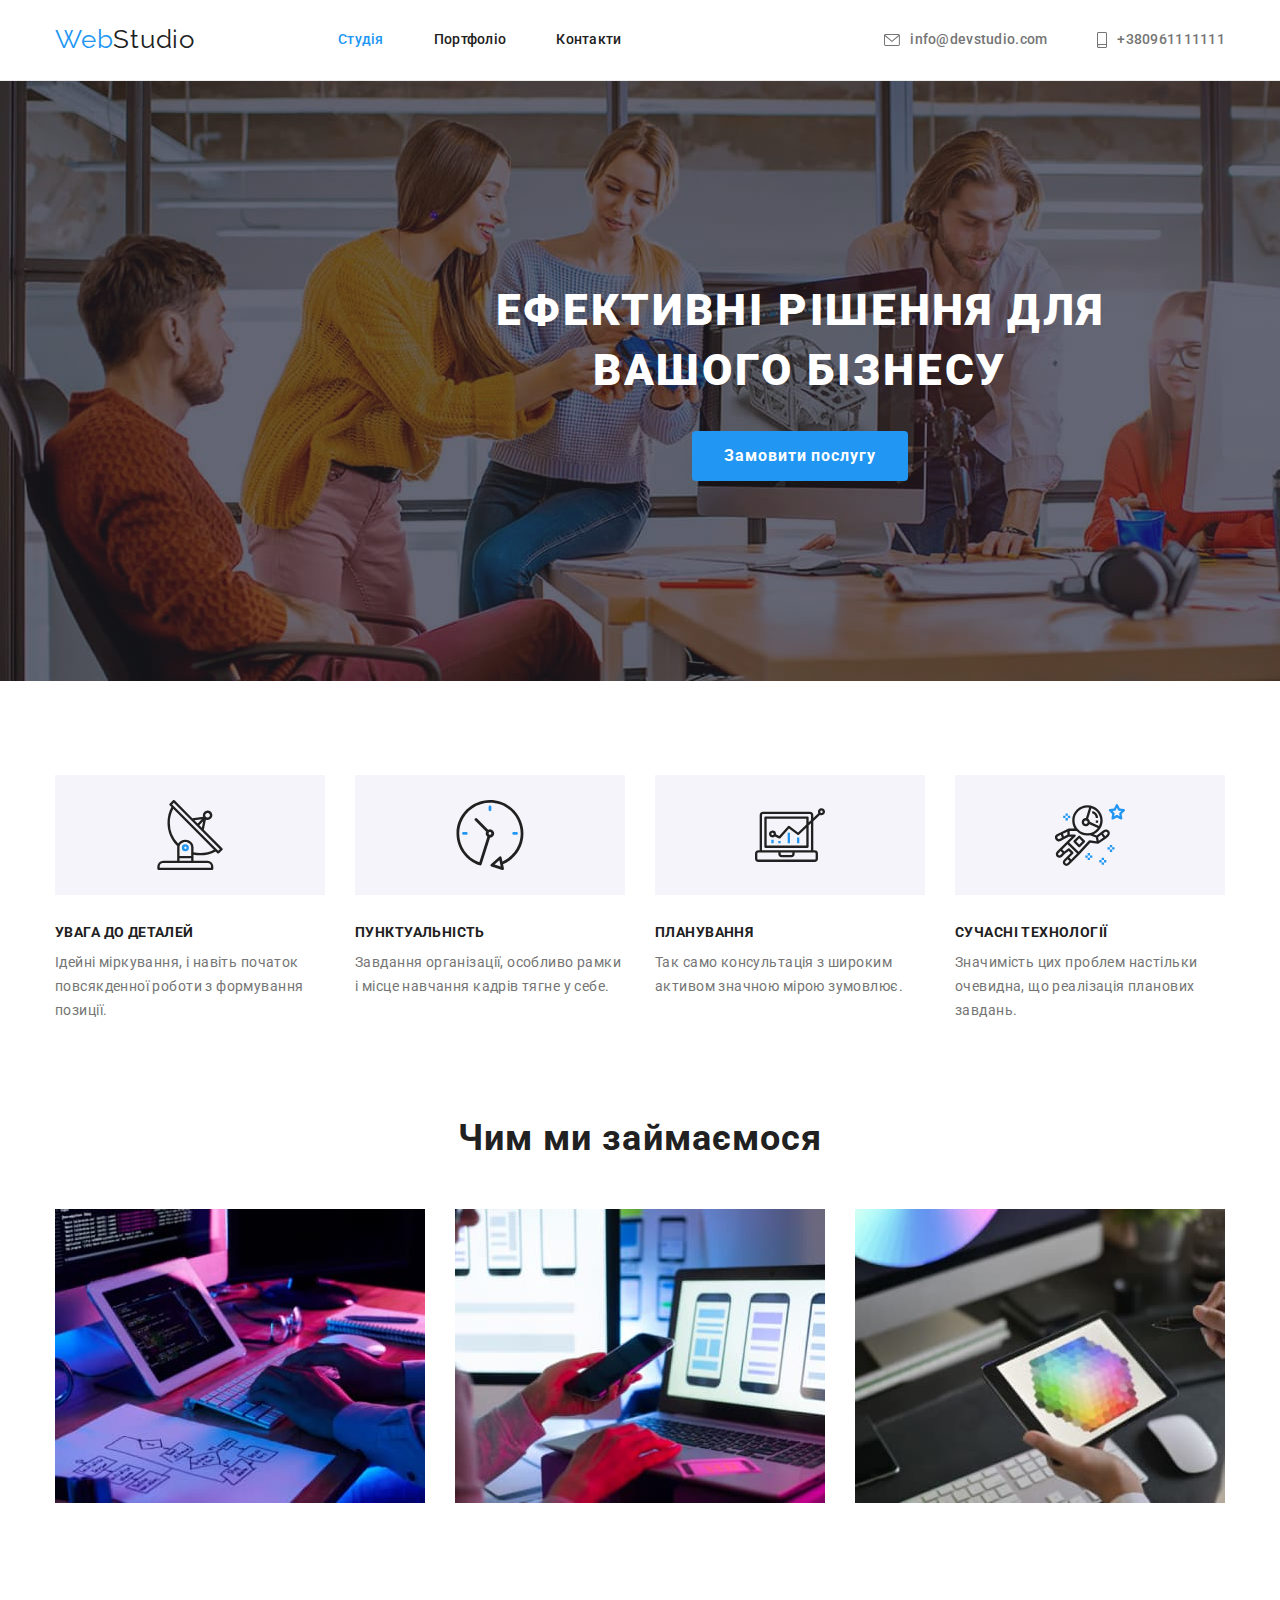
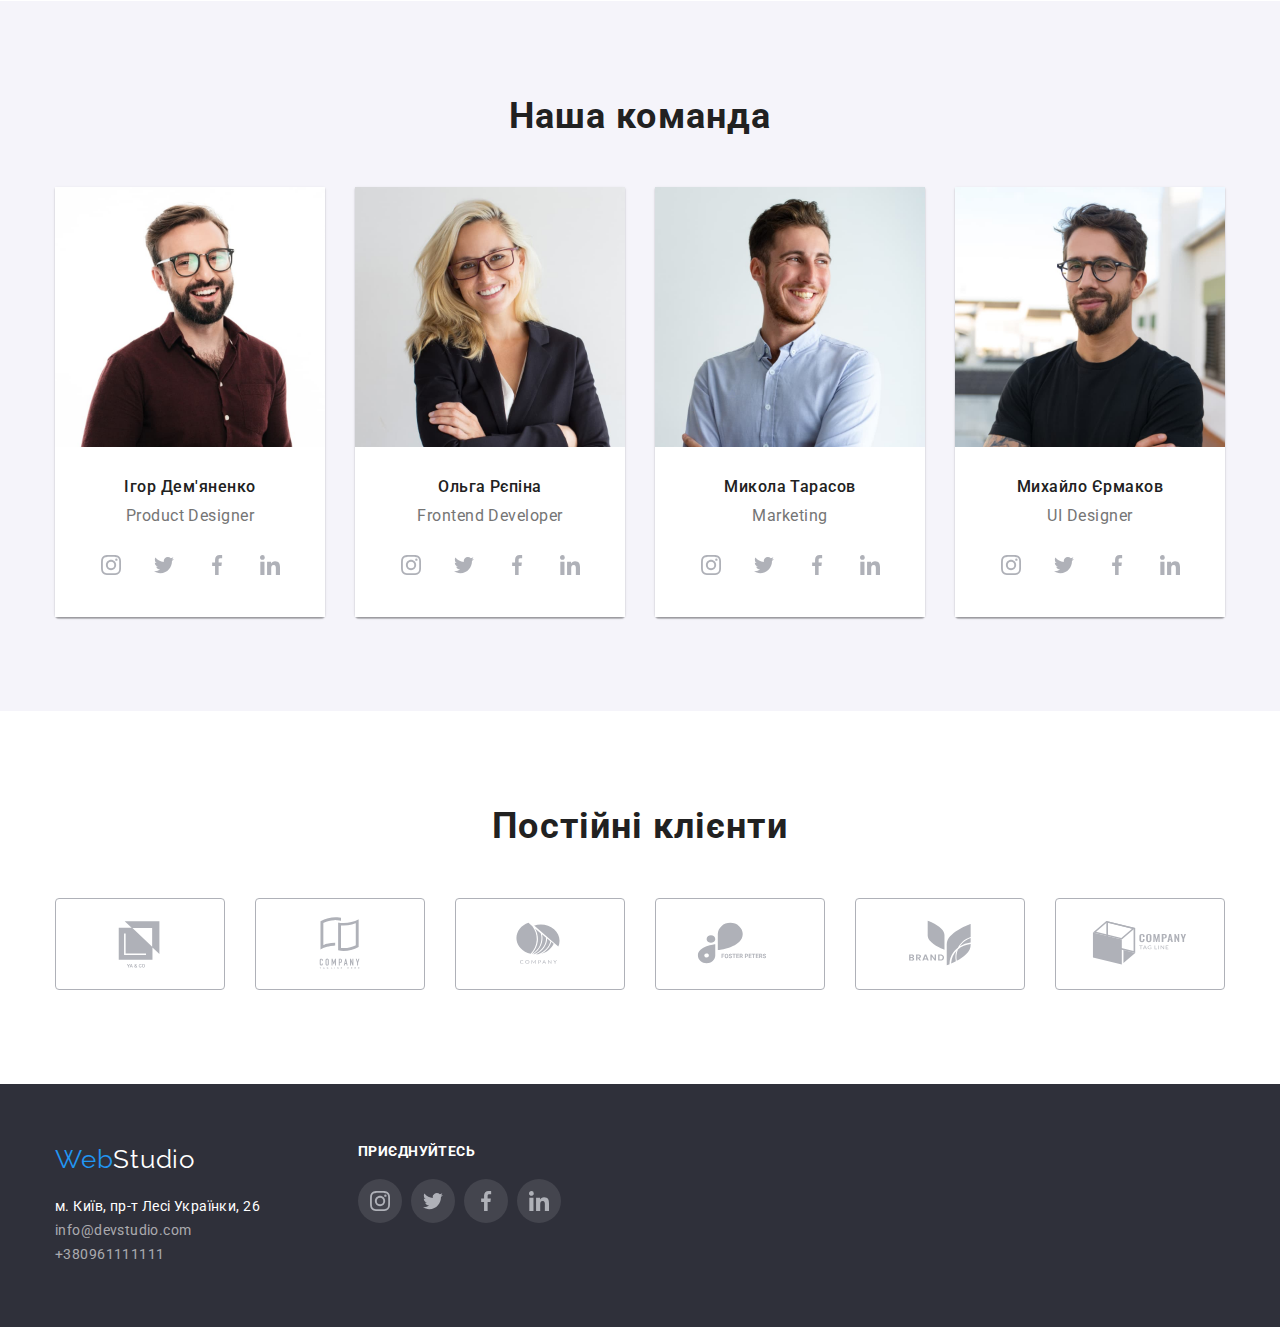
<file: index.html>
<!DOCTYPE html>
<html lang="uk">
<head>
    <meta charset="UTF-8">
    <meta http-equiv="X-UA-Compatible" content="IE=edge">
    <meta name="viewport" content="width=, initial-scale=1.0">
    <title>Студія</title>
    
    <link rel="preconnect" href="https://fonts.googleapis.com">
    <link rel="preconnect" href="https://fonts.gstatic.com" crossorigin>
    <link href="https://fonts.googleapis.com/css2?family=Raleway:wght@700&family=Roboto:wght@400;500;700;900&display=swap"
        rel="stylesheet">

    <link rel="stylesheet" href="https://cdnjs.cloudflare.com/ajax/libs/modern-normalize/1.0.0/modern-normalize.min.css" />
    <link rel="stylesheet" href="./css/styles.css"/>
</head>

<body>



<header class="header">
   
<div class="container header-nav">
    <nav>
        <ul class="site-nav list">

            <li> <a class="logo" lang="en" href="/">Web<span class="logo-header-studio">Studio</span></a> </li>
            <li> <a class="link current" href="/" >Студія</a> </li>
            <li> <a class="link" href="./portfolio.html" >Портфоліо</a> </li>
            <li> <a class="link" href="" >Контакти</a> </li>
        
        </ul>
    </nav>

    <ul class="site-contacts list">

        <li>
            <a class="link" lang="en" href="mailto:info@devstudio.com">
            <svg class="icon mail">
                <use href="./images/icon.svg#envelope"></use>
            </svg>
        info@devstudio.com</a> 
        </li>
        <li> 
            <a class="link" href="tel:+380961111111">
            <svg class="icon phone">
                <use href="./images/icon.svg#smartphone"></use>
            </svg>
            +380961111111</a>
        </li>

    </ul>
    </div>
</header>



<main>
    <section class="hero overlay">
        
        <h1 class="hero-title">Ефективні рішення для вашого бізнесу</h1>
        <button class="hero-button" type="button">Замовити послугу</button>
    </section>

    <section class="section">

    <div class="container">
        <h2 class="visually-hidden">Особливості нашої роботи</h2> <!--Зробити заголовок невидимим за допомогою CSS-->

        <ul class="features list">
            <li class="features-item">
                <div class="features-container">
                   <svg class="features-icon">
                       <use href="./images/icon.svg#antenna"></use>
                   </svg>
                </div>
                
               <h3 class="features-name">УВАГА ДО ДЕТАЛЕЙ</h3> 
               <p class="text">Ідейні міркування, і навіть початок повсякденної роботи з формування позиції.</p>
            </li>

            <li class="features-item">
                <div class="features-container">
                    <svg class="features-icon">
                        <use href="./images/icon.svg#clock"></use>
                    </svg>
                </div>
               
               <h3  class="features-name">ПУНКТУАЛЬНІСТЬ</h3>
               <p class="text">Завдання організації, особливо рамки і місце навчання кадрів тягне у себе.</p>
            </li>

            <li class="features-item">
                <div class="features-container">
                    <svg class="features-icon">
                        <use href="./images/icon.svg#diagram"></use>
                    </svg>
                </div>
               
                <h3  class="features-name">ПЛАНУВАННЯ</h3>
                <p class="text">Так само консультація з широким активом значною мірою зумовлює.</p>
            </li>

            <li class="features-item">
                <div class="features-container">
                    <svg class="features-icon">
                        <use href="./images/icon.svg#astronaut"></use>
                    </svg>
                </div>
                
                <h3  class="features-name">СУЧАСНІ ТЕХНОЛОГІЇ</h3>
                <p class="text">Значимість цих проблем настільки очевидна, що реалізація планових завдань.</p>
            </li>
    
        </ul>
    </div>

     </section>

  
    
    <section class="section no-padding">

        <div class="container">

        <h2 class="section-title">Чим ми займаємося</h2>
        <ul class="example list">
            <li class="example-item" > <a href=""> <img src="./images/img(1).jpg" alt="руки людини, що набирають текс на клавіатурі" width="370" height="294"> </a> </li>
            <li class="example-item" > <a href=""> <img src="./images/img-1(1).jpg" alt="людина працює на ноутбуці" width="370" height="294"> </a> </li>
            <li class="example-item" > <a href=""> <img src="./images/img-2(1).jpg" alt="руки людини, що працює за планшетом" width="370" height="294"> </a> </li> 
        </ul>

        </div>

    </section>

    <section class="section team">

        <div class="container">

        <h2 class="section-title">Наша команда</h2>
        <ul class="team-list list">
            <li class="team-item"> 
                <img class="photo" src="./images/img.jpg" alt="фото співробітника" width="270" height="260">
            <div class="text-container">
                <h3 class="team-subtitle">Ігор Дем'яненко</h3>
                <p class="text" lang="en">Product Designer</p>
            
                <ul class="social-links list">
                   <li><a class="social-item" href="">
                    <svg class="social-icon">
                        <use href="./images/icon.svg#instagram"></use>
                    </svg>
                   </a>
                </li>

                    <li><a class="social-item" href="">
                            <svg class="social-icon">
                                <use href="./images/icon.svg#twitter"></use>
                            </svg>
                        </a></li>
                    
                    <li><a class="social-item" href="">
                            <svg class="social-icon">
                                <use href="./images/icon.svg#facebook"></use>
                            </svg>
                        </a>
                    </li>

                    <li><a class="social-item" href="">
                            <svg class="social-icon">
                                <use href="./images/icon.svg#linkedin"></use>
                            </svg>
                        </a></li>
                </ul>
            </div>
                
            </li>

            <li class="team-item"> 
                <img class="photo" src="./images/img-1.jpg" alt="фото співробітника" width="270" height="260">
                <div class="text-container">
                <h3 class="team-subtitle">Ольга Рєпіна</h3>
                <p class="text" lang="en">Frontend Developer</p>

                <ul class="social-links list">
                    <li><a class="social-item" href="">
                            <svg class="social-icon">
                                <use href="./images/icon.svg#instagram"></use>
                            </svg>
                        </a>
                    </li>
                
                    <li><a class="social-item" href="">
                            <svg class="social-icon">
                                <use href="./images/icon.svg#twitter"></use>
                            </svg>
                        </a></li>
                
                    <li><a class="social-item" href="">
                            <svg class="social-icon">
                                <use href="./images/icon.svg#facebook"></use>
                            </svg>
                        </a>
                    </li>
                
                    <li><a class="social-item" href="">
                            <svg class="social-icon">
                                <use href="./images/icon.svg#linkedin"></use>
                            </svg>
                        </a></li>
                </ul>
                </div>
            </li>

            <li class="team-item"> 
                <img class="photo" src="./images/img-2.jpg" alt="фото співробітника" width="270" height="260">
                <div class="text-container">
                <h3 class="team-subtitle">Микола Тарасов</h3>
                <p class="text" lang="en">Marketing</p>

                <ul class="social-links list">
                    <li><a class="social-item" href="">
                            <svg class="social-icon">
                                <use href="./images/icon.svg#instagram"></use>
                            </svg>
                        </a>
                    </li>
                
                    <li><a class="social-item" href="">
                            <svg class="social-icon">
                                <use href="./images/icon.svg#twitter"></use>
                            </svg>
                        </a></li>
                
                    <li><a class="social-item" href="">
                            <svg class="social-icon">
                                <use href="./images/icon.svg#facebook"></use>
                            </svg>
                        </a>
                    </li>
                
                    <li><a class="social-item" href="">
                            <svg class="social-icon">
                                <use href="./images/icon.svg#linkedin"></use>
                            </svg>
                        </a></li>
                </ul>
                </div>
            </li>

            <li class="team-item"> 
                <img class="photo" src="./images/img-3.jpg" alt="фото співробітника" width="270" height="260">
                <div class="text-container">
                <h3 class="team-subtitle">Михайло Єрмаков</h3>
                <p class="text" lang="en">UI Designer</p>

                <ul class="social-links list">
                    <li><a class="social-item" href="">
                            <svg class="social-icon">
                                <use href="./images/icon.svg#instagram"></use>
                            </svg>
                        </a>
                    </li>
                
                    <li><a class="social-item" href="">
                            <svg class="social-icon">
                                <use href="./images/icon.svg#twitter"></use>
                            </svg>
                        </a></li>
                
                    <li><a class="social-item" href="">
                            <svg class="social-icon">
                                <use href="./images/icon.svg#facebook"></use>
                            </svg>
                        </a>
                    </li>
                
                    <li><a class="social-item" href="">
                            <svg class="social-icon">
                                <use href="./images/icon.svg#linkedin"></use>
                            </svg>
                        </a></li>
                </ul>
                </div>
            </li>
        </ul>
 

    </section>

    <section class="section clients">
        <div class="container">

        <h2 class="section-title">Постійні клієнти</h2>

        <ul class="clients-list list">
            <li><a class="link-client" href="">
                <svg class="icon-client">
                    <use href="./images/icon.svg#Client1"></use>
                </svg>
            </a></li>

            <li><a class="link-client" href="">
                <svg class="icon-client">
                    <use href="./images/icon.svg#Client2"></use>
                </svg>
            </a></li>

            <li><a class="link-client" href="">
                <svg class="icon-client">
                    <use href="./images/icon.svg#Client3"></use>
                </svg>
            </a></li>

            <li><a class="link-client" href="">
                <svg class="icon-client">
                    <use href="./images/icon.svg#Client4"></use>
                </svg>
            </a></li>

            <li><a class="link-client" href="">
                <svg class="icon-client">
                    <use href="./images/icon.svg#Client5"></use>
                </svg>
            </a></li>

            <li><a class="link-client" href="">
                <svg class="icon-client">
                    <use href="./images/icon.svg#Client6"></use>
                </svg>
            </a></li>
        </ul>

        </div>
    </section>
</main>

<footer>
    <div class="container">
        <div class="flex-container">
        <div>
<a class="logo" lang="en" href="./index.html">Web<span class="logo-studio-footer">Studio</span></a>
    <address>
        <ul class="footer list">
        <li><a class="address" href="https://goo.gl/maps/CPtrU1FHBa2aNyZL9">м. Київ, пр-т Лесі Українки, 26</a></li>
        <li><a href="mailto:info@devstudio.com">info@devstudio.com</a></li>
        <li><a href="tel:+380961111111">+380961111111</a></li>
    </ul>
    </address>
        </div>

    <div class="social-footer">
        <div>
        <p>Приєднуйтесь</p>
        <ul class="social-links list">
            <li><a class="social-item item-footer" href="">
                    <svg class="social-icon">
                        <use href="./images/icon.svg#instagram"></use>
                    </svg>
                </a>
            </li>
        
            <li><a class="social-item item-footer" href="">
                    <svg class="social-icon">
                        <use href="./images/icon.svg#twitter"></use>
                    </svg>
                </a></li>
        
            <li><a class="social-item item-footer" href="">
                    <svg class="social-icon">
                        <use href="./images/icon.svg#facebook"></use>
                    </svg>
                </a>
            </li>
        
            <li><a class="social-item item-footer" href="">
                    <svg class="social-icon">
                        <use href="./images/icon.svg#linkedin"></use>
                    </svg>
                </a></li>
        </ul>
        </div>

    </div>
    </div>

    </div>
</footer>



</body>
</html>
</file>
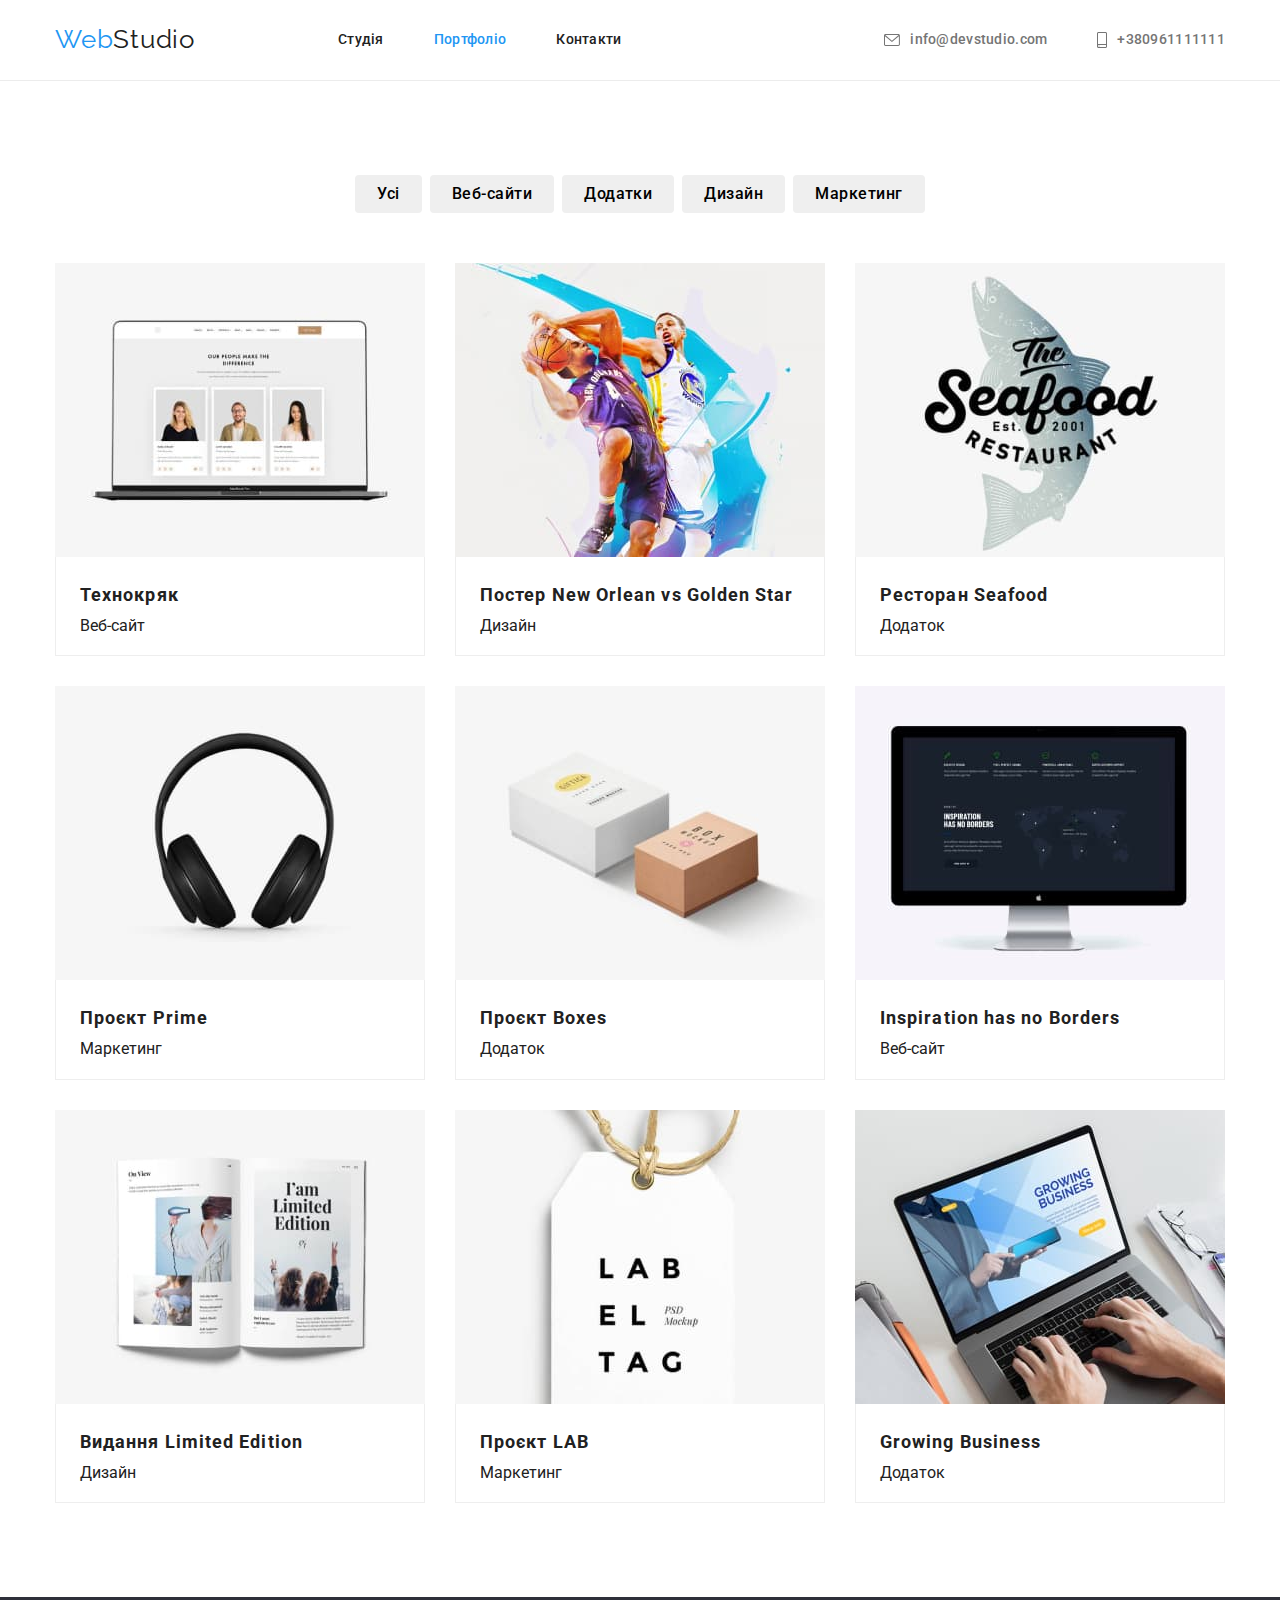
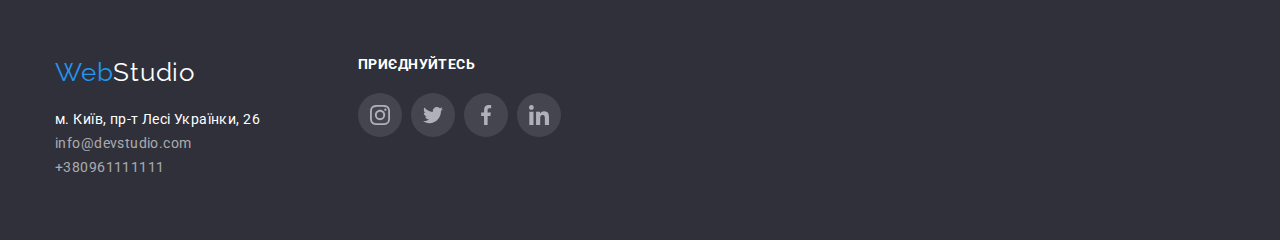
<file: portfolio.html>
<!DOCTYPE html>
<html lang="uk">
<head>
    <meta charset="UTF-8">
    <meta http-equiv="X-UA-Compatible" content="IE=edge">
    <meta name="viewport" content="width=device-width, initial-scale=1.0">
    <title>Студія</title>

    <link rel="preconnect" href="https://fonts.googleapis.com">
    <link rel="preconnect" href="https://fonts.gstatic.com" crossorigin>
    <link href="https://fonts.googleapis.com/css2?family=Raleway:wght@700&family=Roboto:wght@400;500;700;900&display=swap"
        rel="stylesheet">
        
    <link rel="stylesheet" href="https://cdnjs.cloudflare.com/ajax/libs/modern-normalize/1.0.0/modern-normalize.min.css" />
    <link rel="stylesheet" href="./css/styles.css">
    
</head>
<body>

    

<header class="header">

    <div class="container header-nav">
        <nav>
            <ul class="site-nav list">

                <li> <a class="logo" lang="en" href="./index.html">Web<span class="logo-header-studio">Studio</span></a> </li>
                <li> <a href="./index.html" class="link">Студія</a> </li>
                <li> <a href="./portfolio.html" class="link current">Портфоліо</a> </li>
                <li> <a href="" class="link">Контакти</a> </li>

            </ul>
        </nav>

    <ul class="site-contacts list">
    
        <li>
            <a class="link" lang="en" href="mailto:info@devstudio.com">
                <svg class="icon mail">
                    <use href="./images/icon.svg#envelope"></use>
                </svg>
                info@devstudio.com</a>
        </li>
        <li>
            <a class="link" href="tel:+380961111111">
                <svg class="icon phone">
                    <use href="./images/icon.svg#smartphone"></use>
                </svg>
                +380961111111</a>
        </li>
    
    </ul>
    </div>
</header>


<main>

    <section class="section">

        <div class="container">

        <h1 class="visually-hidden">Зразки робіт</h1> <!--Зробити невидимим-->

<ul class="filter list">
    <li class="filter-button"> <button type="button">Усі</button></li>
    <li class="filter-button"> <button type="button">Веб-сайти</button></li>
    <li class="filter-button"> <button type="button">Додатки</button></li>
    <li class="filter-button"> <button type="button">Дизайн</button></li>
    <li> <button type="button">Маркетинг</button></li>
</ul>

<ul class="works list">
    <li class="card"> <a class="link" href=""><img class="works-picture" src="./images/img10.jpg" alt="Головна сторінка сайту Технокряк" width="370" height="294">
        <div class="works-name">
            <h2>Технокряк</h2>
            <p>Веб-сайт</p>
        </div>
        </a>
    </li>

    <li class="card"> <a class="link" href=""><img class="works-picture" src="./images/img11.jpg" alt="Дизайн постеру гри баскетболістів" width="370" height="294">
        <div class="works-name">
            <h2>Постер New Orlean vs Golden Star</h2>
            <p>Дизайн</p>
        </div>
        </a>
    </li>

    <li class="card"> <a class="link" href=""><img class="works-picture" src="./images/img12.jpg" alt="Логотип ресторану з зображенням риби" width="370" height="294">
        <div class="works-name">
            <h2>Ресторан Seafood</h2>
            <p>Додаток</p>
        </div>
        </a>
    </li>

    <li class="card"> <a class="link" href=""><img class="works-picture" src="./images/img13.jpg" alt="Логотип проекту, зображені навушники" width="370" height="294">
        <div class="works-name">
            <h2>Проєкт Prime</h2>
            <p>Маркетинг</p>
        </div>
        </a>
    </li>

    <li class="card"> <a class="link" href=""><img class="works-picture" src="./images/img14.jpg" alt="Логотип проекту, зображені коробки" width="370" height="294">
        <div class="works-name">
            <h2>Проєкт Boxes</h2>
            <p>Додаток</p>
        </div>
        </a>
    </li>

    <li class="card"> <a class="link" href=""><img class="works-picture" src="./images/img15.jpg" alt="Зображення Макбуку" width="370" height="294">
        <div class="works-name">
            <h2>Inspiration has no Borders</h2>
            <p>Веб-сайт</p>
        </div>
        </a>
    </li>

    <li class="card"> <a class="link" href=""><img class="works-picture" src="./images/img16.jpg" alt="Зображення журналу" width="370" height="294">
        <div class="works-name">
            <h2>Видання Limited Edition</h2>
            <p>Дизайн</p>
        </div>
        </a>
    </li>

    <li class="card"> <a class="link" href=""><img class="works-picture" src="./images/img17.jpg" alt="Зображення бірки" width="370" height="294">
        <div class="works-name">
            <h2>Проєкт LAB</h2>
            <p>Маркетинг</p>
        </div>
        </a>
    </li>

    <li class="card"> <a class="link" href=""><img class="works-picture" src="./images/img18.jpg" alt="Ноутбук" width="370" height="294">
        <div class="works-name">
            <h2>Growing Business</h2>
            <p>Додаток</p>
        </div>
        </a>
    </li>
</ul>

</div>

</section>

</main>

<footer>
    <div class="container">
        <div class="flex-container">
            <div>
                <a class="logo" lang="en" href="./index.html">Web<span class="logo-studio-footer">Studio</span></a>
                <address>
                    <ul class="footer list">
                        <li><a class="address" href="https://goo.gl/maps/CPtrU1FHBa2aNyZL9">м. Київ, пр-т Лесі Українки,
                                26</a></li>
                        <li><a href="mailto:info@devstudio.com">info@devstudio.com</a></li>
                        <li><a href="tel:+380961111111">+380961111111</a></li>
                    </ul>
                </address>
            </div>

            <div class="social-footer">
                <div>
                    <p>Приєднуйтесь</p>
                    <ul class="social-links list">
                        <li><a class="social-item item-footer" href="">
                                <svg class="social-icon">
                                    <use href="./images/icon.svg#instagram"></use>
                                </svg>
                            </a>
                        </li>

                        <li><a class="social-item item-footer" href="">
                                <svg class="social-icon">
                                    <use href="./images/icon.svg#twitter"></use>
                                </svg>
                            </a></li>

                        <li><a class="social-item item-footer" href="">
                                <svg class="social-icon">
                                    <use href="./images/icon.svg#facebook"></use>
                                </svg>
                            </a>
                        </li>

                        <li><a class="social-item item-footer" href="">
                                <svg class="social-icon">
                                    <use href="./images/icon.svg#linkedin"></use>
                                </svg>
                            </a></li>
                    </ul>
                </div>

            </div>
        </div>

    </div>
</footer>



</body>
</html>
</file>
<file: css/styles.css>
/* основний колір #212121
вторичній колір текста #757575
колір акцента #2196F3
вторичний колір фона #F5F4FA */

:root {
    --primary-white-color: #ffffff;
    --primary-text-color: #212121;
    --accent-color: #2196F3;
    --text-color: #757575;
    /* --card-set-gap: 30px; */
}

body {
    background-color: var(--primary-white-color);
    color: var(--primary-text-color);

    font-family: Roboto, sans-serif;
}

.container {
    width: 1200px;
    /* outline: 2px dashed rgb(236, 22, 172); */
    padding: 0 15px ;
    margin-left: auto;
    margin-right: auto;
}

/* Утіліти */
.list {
    list-style: none;
    padding: 0;
    margin: 0;
}

h1, h2, h3, p {
    margin-top: 0;
    margin-bottom: 0;
    padding-top: 0;
    padding-bottom: 0;
}

.header {
    border-bottom: 1px solid #ECECEC;
    
}
/* nav */
.logo {
    color: var(--accent-color);
    font-family: Raleway, sans-serif;
    font-size: 26px;
    line-height: 1.2;
    letter-spacing: 0.03em;
    text-decoration: none;

    margin-right: 93px;
}

.logo-header-studio {
    color: var(--primary-text-color);
}

.header-nav {
    display: flex;
    align-items: center;  
}


.site-nav {
    display: flex;
    align-items:center;
    gap: 50px;
}

.site-contacts {
    display: flex;
    align-items: center;
    margin-left: auto;
    gap: 50px;
}

.site-nav .link {
    color: var(--primary-text-color);
    font-weight: 500;
    font-size: 14px;
    line-height: 1.14;
    letter-spacing: 0.02em;
    text-decoration: none;

    display: block;
    padding-top: 32px;
    padding-bottom: 32px;
}

.site-nav .link.current {
    color: var(--accent-color);
}

.site-contacts .link {
    color: var(--text-color);
    text-decoration: none;
    font-weight: 500;
    font-size: 14px;
    line-height: 1.14;
    letter-spacing: 0.02em;
   
    display: flex;
    align-items: center;
    padding-top: 32px;
    padding-bottom: 32px;
    height: 16px;
    fill: var(--text-color);
}

.site-nav .link:hover, .site-nav .link:focus,
.site-contacts .link:hover, .site-contacts .link:focus {
    color: var(--accent-color);
    fill: var(--accent-color);
}


.icon {
    /* fill: currentColor; */
    margin-right: 10px;
}

.mail {
    width: 16px;
    height: 12px;
}

.phone {
    width: 10px;
    height: 16px;
}

/* hero */
.hero {
    text-align: center;
    background-color: #C4C4C4;
    width: 1600px;
    padding-top: 200px;
    padding-bottom: 200px;
    margin-left: auto;
    margin-right: auto;
}
/* OVERLAY */
.overlay {
    max-width: 1600px;
    height: 600px;
    /* margin-left: auto;
    margin-right: auto; */
    background-image: linear-gradient(
        to right,
        rgba(47, 48, 58, 0.4),
        rgba(47, 48, 58, 0.4)
        ),
        url(../images/Header-image.jpg);
    background-size: cover;
    background-repeat: no-repeat;
    background-position: center;
}

.hero-title {
    color: var(--primary-white-color);
    font-weight: 900;
    font-size: 44px;
    line-height: 1.36;
    letter-spacing: 0.06em;
    text-transform: uppercase;
    
    margin-bottom: 30px;
    max-width: 690px;
    margin-left: auto;
    margin-right: auto;
}

.hero-button {
    font-family: inherit;
    color: var(--primary-white-color);
    background-color: var(--accent-color);
    font-weight: 700;
    font-size: 16px;
    line-height: 1.9;
    align-items: center;
    letter-spacing: 0.06em;

    border: none;
    border-radius: 4px;
    padding: 10px 32px;

    cursor: pointer;
}

.hero-button:hover, .hero-button:focus {
background-color:#188CE8;
}


/* ПЕРЕВАГИ */
.visually-hidden {
    position: absolute;
    width: 1px;
    height: 1px;
    margin: -1px;
    border: 0;
    padding: 0;
    white-space: nowrap;
    clip-path: inset(100%);
    clip: rect(0 0 0 0);
    overflow: hidden;
}

.features {
    display: flex;
}

.features li:not(:last-child) {
    margin-right: 30px;
}

.features-container {
    display: flex;
    width: 270px;
    height: 120px;
    background-color: #F5F4FA;
    margin-bottom: 30px;
    justify-content: center;
    align-items: center;
}

.features-icon {
    width: 70px;
    height: 70px;
}

.features-name {
    font-weight: 700;
    font-size: 14px;
    line-height: 1.14;
    letter-spacing: 0.03em;
    text-transform: uppercase;

    margin-bottom: 10px;
}

.features.list .text {
    font-size: 14px;
    line-height: 1.71;
    letter-spacing: 0.03em;
}

/* АЛЬТЕРНАТИВНИЙ СПОСІБ ДОДАВАННЯ SVG ЧЕРЕЗ ПСЕВДОЕЛЕМЕНТИ */
/* .features-item::before {
    content: ""; 
    height: 120px;
    width: 270px;
    background-size: contain;
    background-position: center;
    background-repeat: no-repeat;
    display: flex;
    margin-bottom: 30px;
}

.details::before {
    background-image: url(../images/svg/antenna\ 1.svg);
}

.timing::before {
    background-image: url(../images/Features2.png);
}

.plans::before {
    background-image: url(../images/Features3.png);
}
.technology::before {
    background-image: url(../images/Features4.png); */

.text {
    color: var(--text-color);
}

.section {
    padding-top: 94px;
    padding-bottom: 94px;
}
.no-padding {
    padding-top: 0;
}

.section-title {
    font-weight: 700;
    font-size: 36px;
    line-height: 1.17;
    text-align: center;
    letter-spacing: 0.03em;

    margin-bottom: 50px;
}

.example {
    display: flex;
    justify-content: space-between;
}

/* КОМАНДА */
.team {
    background-color: #F5F4FA;  
}

.team-list {
    display: flex;
    justify-content: space-between;
}

.team-item {
    border-radius: 0px 0px 4px 4px;
    box-shadow: 0px 1px 3px rgba(0, 0, 0, 0.12),
        0px 1px 1px rgba(0, 0, 0, 0.14),
        0px 2px 1px rgba(0, 0, 0, 0.2);;
}

.photo {
    display: block;
}

.text-container {
    background-color: var(--primary-white-color);
    width: 270px;
    padding: 30px 0px;  
   
}

.team-subtitle {
    font-weight: 500;
    font-size: 16px;
    line-height: 1.19;
    letter-spacing: 0.03em;
    text-align: center;

    margin-bottom: 10px;
}

.team-list .text {
    font-size: 16px;
    line-height: 1.19;
    letter-spacing: 0.03em;
    text-align: center;
    margin-bottom: 18px;
}

.social-links {
    display: flex;
    justify-content:center;
}

.social-item {
    fill: #AFB1B8;
    display: flex;
    align-items: center;
    justify-content: center;
    width: 44px;
    height: 44px;
    border-radius: 50%;
}

.social-links li:not(:last-child){
    margin-right: 9px;
}

.social-item:hover, .social-item:focus {
    fill: var(--primary-white-color);
    background-color: var(--accent-color);
}

.social-icon {
    width: 20px;
    height: 20px;
    
}
/* CLIENTS */
.clients-list {
    display: flex; 
}

.clients-list .link-client {
    display: flex;
    width: 170px;
    height: 92px;
    justify-content: center;
    align-items: center;
    border: 1px solid #AFB1B8;
    border-radius: 4px;
    fill: #AFB1B8;
}

.link-client:hover, .link-client:focus{
    fill: var(--accent-color);
    border: 1px solid var(--accent-color);
}

.clients-list li:not(:last-child) {
    margin-right: 30px;
}

.icon-client {
    width: 106px;
    height: 60px;
}

/* Footer */
footer {
    background-color: #2F303A;
    padding-top: 60px;
    padding-bottom: 60px;
}


.logo-studio-footer {
    color: var(--primary-white-color);
}

.footer a {
    color:rgba(255, 255, 255, 0.6);
    font-weight: 400;
    font-size: 14px;
    line-height: 1.71;
    letter-spacing: 0.03em;
    text-decoration: none;
    }

.footer a:hover, .footer a:focus {
    color: var(--accent-color);
}    
    
.footer .address {
    color: var(--primary-white-color);
}

address {
    font-style: normal;
    margin-top: 20px;
    }
.flex-container {
    display: flex;
}

.social-footer {
    display: flex;
    margin-left: 70px;
}

.social-footer p {
    color: var(--primary-white-color);
    text-transform: uppercase;
    font-weight: 700;
    font-size: 14px;
    line-height: 1.14;
    letter-spacing: 0.03em;
    margin-bottom: 20px;
}

.item-footer {
    width: 44px;
    height: 44px;
    border-radius: 50%;
    background-color: rgba(255, 255, 255, 0.1);;
}



/* PORTFOLIO */

/* Buttons */
.filter {
    margin-bottom: 50px;
    display: flex;
    justify-content: center;  
}

.filter-button {
    margin-right: 8px;
}

.filter button {
    font-family: inherit;
    font-weight: 500;
    font-size: 16px;
    line-height: 1.62;
    text-align: center;
    letter-spacing: 0.03em;

    cursor: pointer;

    border-radius: 4px;
    border: 0;
    padding: 6px 22px;
}

.filter button:hover, .filter button:focus {
    color: var(--primary-white-color);
    background-color: var(--accent-color);
    box-shadow: 0px 3px 1px rgba(0, 0, 0, 0.1), 0px 1px 2px rgba(0, 0, 0, 0.08), 0px 2px 2px rgba(0, 0, 0, 0.12);
}

/* WORKS */
.works .link {
    text-decoration: none;
    color: var(--primary-text-color);
}
.works h2{
    font-weight: 700;
    font-size: 18px;
    line-height: 2.0;
    letter-spacing: 0.06em;

    margin-bottom: 4px;
}

works p{
    color: var(--text-color);
    font-size: 16px;
    line-height: 1.88;
    letter-spacing: 0.03em;
}

.works-name {
    width: 370px;
    border-bottom: 1px solid #EEEEEE;
    border-right: 1px solid #EEEEEE;
    border-left: 1px solid #EEEEEE;
    padding-left: 24px;
    padding-bottom: 20px;
    padding-top: 20px;
}

.works-picture {
    display: block;
}

.works{
    display: flex;
    flex-wrap: wrap;
    gap: 30px;
}

.card {
    flex-basis: calc((100% - 2*30px) / 3);
}

.card:hover {
    box-shadow: 0px 1px 1px rgba(0, 0, 0, 0.12), 0px 4px 4px rgba(0, 0, 0, 0.06), 1px 4px 6px rgba(0, 0, 0, 0.16);
}
</file>
